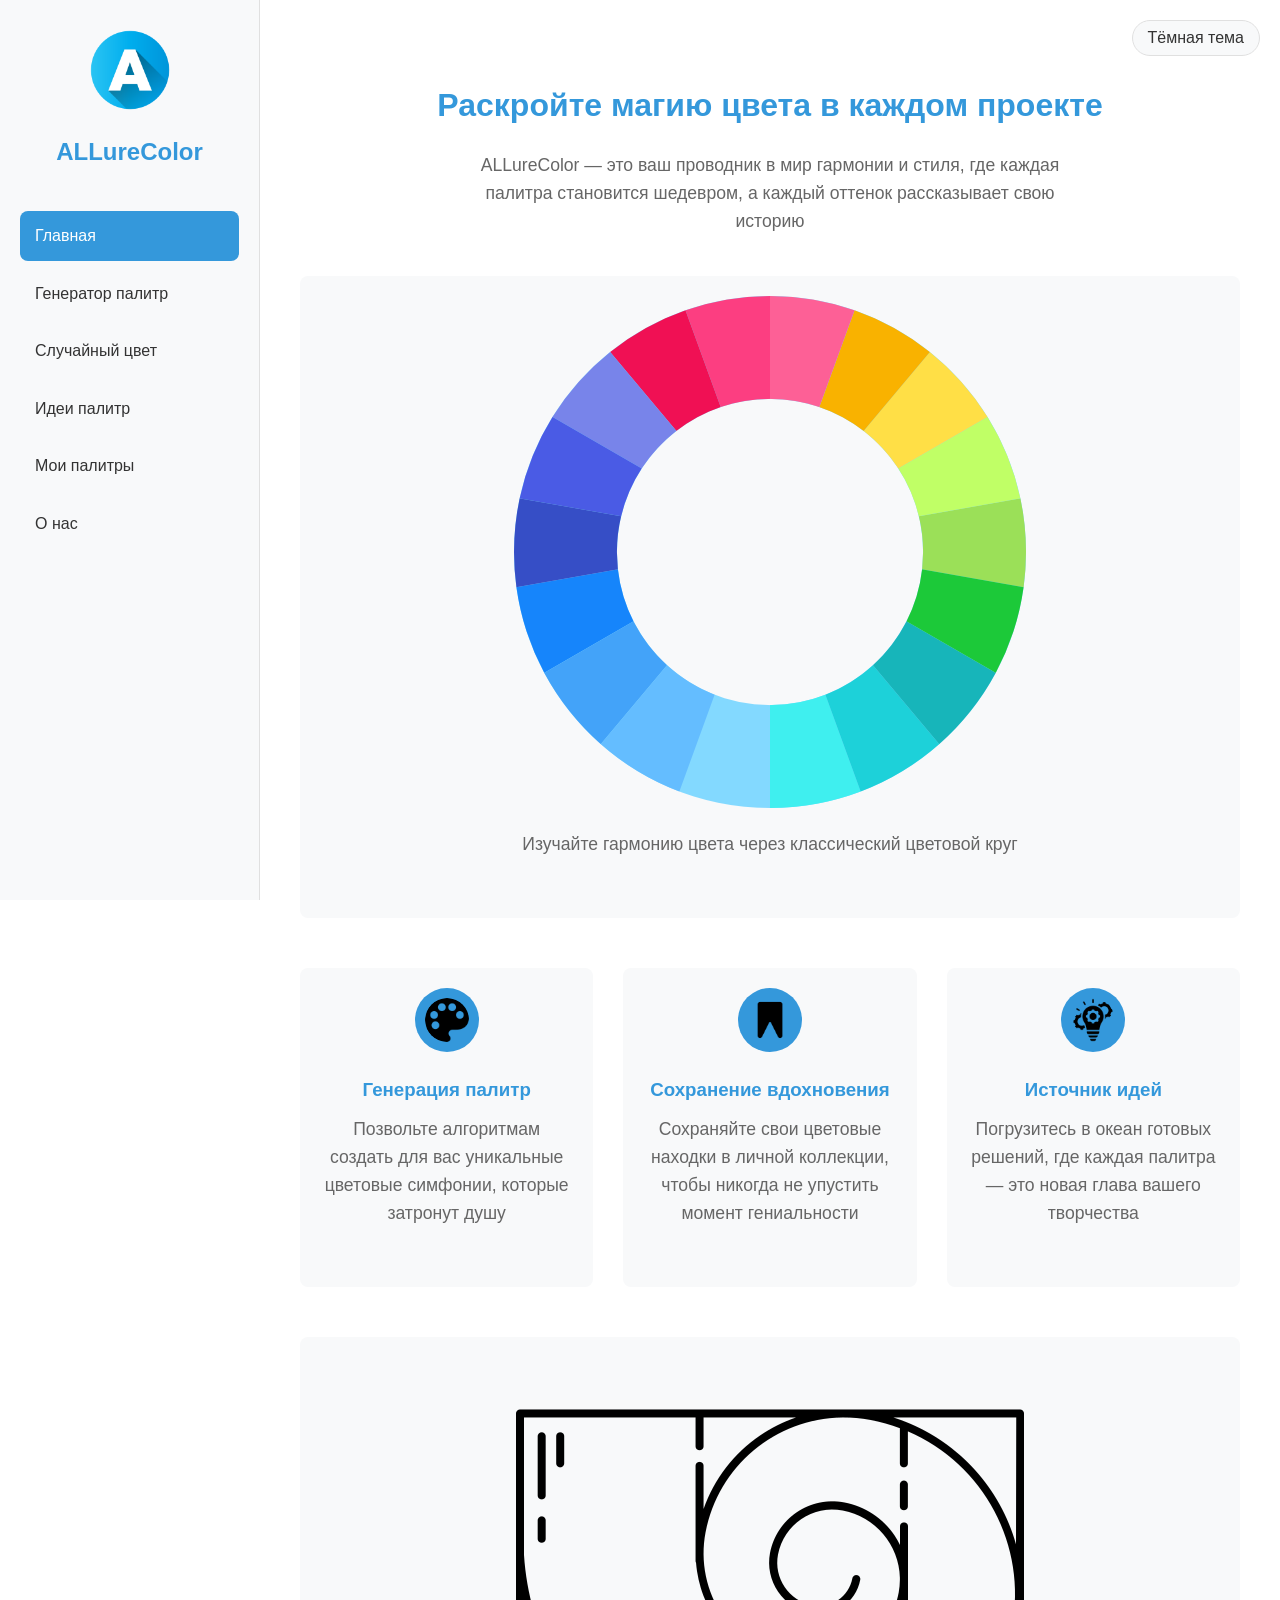
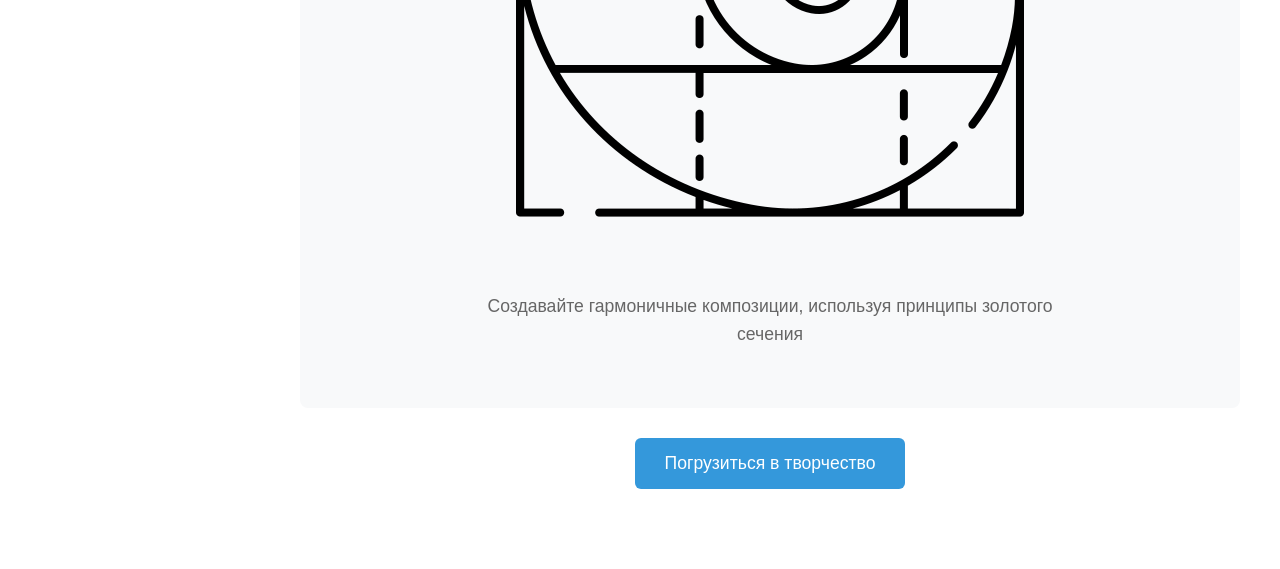
<file: index.html>
<!DOCTYPE html>
<html lang="ru">
<head>
    <meta charset="UTF-8">
    <meta name="viewport" content="width=device-width, initial-scale=1.0">
    <title>ALLureColor - Генератор цветовых палитр</title>
    <link rel="stylesheet" href="style.css">
    <link rel="icon" href="logoALL.png" type="image/png">
</head>
<body class="light-theme">
    <div class="theme-toggle">
        <button id="theme-switcher">Тёмная тема</button>
    </div>

    <div class="sidebar">
        <div class="logo-container">
            <img src="logoALL.png" alt="ALLureColor Logo" class="logo">
            <h1>ALLureColor</h1>
        </div>
        <nav>
            <ul>
                <li><a href="#" class="nav-link active" data-tab="home">Главная</a></li>
                <li><a href="#" class="nav-link" data-tab="generator">Генератор палитр</a></li>
                <li><a href="#" class="nav-link" data-tab="random">Случайный цвет</a></li>
                <li><a href="#" class="nav-link" data-tab="ideas">Идеи палитр</a></li>
                <li><a href="#" class="nav-link" data-tab="saved">Мои палитры</a></li>
                <li><a href="#" class="nav-link" data-tab="about">О нас</a></li>
            </ul>
        </nav>
    </div>

    <div class="main-content">
        <!-- Главная -->
        <section id="home" class="tab-content active">
            <div class="hero">
                <h2>Раскройте магию цвета в каждом проекте</h2>
                <p>ALLureColor — это ваш проводник в мир гармонии и стиля, где каждая палитра становится шедевром, а каждый оттенок рассказывает свою историю</p>
                
                <div class="color-theory-visual">
                    <img src="free-icon-color-wheel-1372997.png" alt="Цветовой круг" class="theory-image">
                    <p>Изучайте гармонию цвета через классический цветовой круг</p>
                </div>
                
                <div class="hero-features">
                    <div class="feature">
                        <div class="feature-icon">
                            <img src="free-icon-paint-palette-686155.png" alt="Палитра">
                        </div>
                        <h3>Генерация палитр</h3>
                        <p>Позвольте алгоритмам создать для вас уникальные цветовые симфонии, которые затронут душу</p>
                    </div>
                    <div class="feature">
                        <div class="feature-icon">
                            <img src="free-icon-save-button-6807756.png" alt="Сохранение">
                        </div>
                        <h3>Сохранение вдохновения</h3>
                        <p>Сохраняйте свои цветовые находки в личной коллекции, чтобы никогда не упустить момент гениальности</p>
                    </div>
                    <div class="feature">
                        <div class="feature-icon">
                            <img src="free-icon-inspired-8759469.png" alt="Идеи">
                        </div>
                        <h3>Источник идей</h3>
                        <p>Погрузитесь в океан готовых решений, где каждая палитра — это новая глава вашего творчества</p>
                    </div>
                </div>
                
                <div class="golden-ratio">
                    <img src="free-icon-golden-ratio-1958394.png" alt="Золотое сечение в дизайне">
                    <p>Создавайте гармоничные композиции, используя принципы золотого сечения</p>
                </div>
                
                <button class="cta-button" data-tab="generator">Погрузиться в творчество</button>
            </div>
        </section>

        <!-- Генератор палитр -->
        <section id="generator" class="tab-content">
            <h2>Мастерская цветовых решений</h2>
            <p>Откройте для себя безграничные возможности цветовых комбинаций. Наш генератор создаёт сбалансированные палитры, 
               где каждый цвет идеально дополняет другой, образуя визуальную гармонию.</p>
            
            <div class="color-harmony">
                <p>Используйте различные схемы гармонии: комплементарную, аналоговую, триадную и другие</p>
            </div>
            
            <div class="controls">
                <button id="generate-btn" class="generate-button">Создать новую палитру</button>
            </div>
            
            <div class="palette-container">
                <div class="color-box">
                    <div class="color-preview" id="color-1"></div>
                    <span class="color-code" id="code-1">#FFFFFF</span>
                </div>
                <div class="color-box">
                    <div class="color-preview" id="color-2"></div>
                    <span class="color-code" id="code-2">#FFFFFF</span>
                </div>
                <div class="color-box">
                    <div class="color-preview" id="color-3"></div>
                    <span class="color-code" id="code-3">#FFFFFF</span>
                </div>
            </div>

            <div class="action-buttons">
                <button id="save-palette" class="action-btn">Сохранить для будущих проектов</button>
            </div>

            <div class="palette-description">
                <p>Эта палитра готова стать основой вашего следующего творческого проекта. Каждый цвет играет свою особую роль 
                   в создании целостного визуального образа.</p>
            </div>
        </section>

        <!-- Случайный цвет -->
        <section id="random" class="tab-content">
            <h2>Магия случайного вдохновения</h2>
            <p>Позвольте судьбе руководить вашей палитрой! Каждое нажатие кнопки — это встреча с неизведанным оттенком, 
               который может стать тем самым акцентом, что преобразит весь ваш проект.</p>
            
            <div class="controls">
                <button id="generate-single" class="generate-button">Прикоснуться к хаосу творчества</button>
            </div>
            
            <div class="single-color-container">
                <div class="color-preview-large" id="single-color"></div>
                <span class="color-code-large" id="single-code">#FFFFFF</span>
                <h3>Этот цвет ждёт, чтобы рассказать свою историю в вашем дизайне</h3>
            </div>

            <div class="random-features">
                <h3>Почему случайность — это искусство?</h3>
                <ul>
                    <li>Каждый клик — это уникальное цветовое открытие</li>
                    <li>Выходите за рамки привычных цветовых решений</li>
                    <li>Мгновенное вдохновение для творческого блокирования</li>
                    <li>Обнаружьте оттенки, о существовании которых не подозревали</li>
                </ul>
            </div>
        </section>

        <!-- Идеи палитр -->
        <section id="ideas" class="tab-content">
            <h2>Сокровищница цветовых решений</h2>
            <p>Окунитесь в мир готовых гармоний, где каждая палитра — это результат вдохновения и тонкого цветового чутья. 
               Эти сочетания прошли проверку временем и готовы стать основой ваших будущих шедевров.</p>
            
            <div class="color-psychology">
                <img src="pcix_color.png" alt="Психология цвета">
                <p>Учитывайте психологическое воздействие цветов при создании дизайна</p>
            </div>
            
            <div class="ideas-grid" id="ideas-container">
                <!-- Палитры будут загружены через JavaScript -->
            </div>
        </section>

        <!-- Мои палитры -->
        <section id="saved" class="tab-content">
            <h2>Моя коллекция вдохновения</h2>
            <p>Это ваше личное пространство, где живут все цветовые находки и озарения. Здесь каждая сохранённая палитра — 
               как страница дневника творца, готовая рассказать свою историю в новом проекте.</p>
            
            <div class="design-principles">
                <img src="heart_icon.png" alt="Принципы дизайна">
                <p>Применяйте сохранённые палитры с учётом основных принципов дизайна</p>
            </div>
            
            <div class="saved-palettes" id="saved-palettes-container">
                <div class="empty-state">
                    <p>Ваша палитра ждёт своего художника</p>
                    <p>Это пространство готово наполниться цветами вашего воображения. Создайте первую палитру — 
                       и начнётся магия творчества!</p>
                </div>
            </div>
        </section>

        <!-- О нас -->
        <section id="about" class="tab-content">
            <img src="logoALL.png" alt="ALLureColor Logo" class="logo">
            <h2>ALLureColor — там, где рождается гармония цвета</h2>
            
            <div class="color-theory-basics">
                <img src="painting.png" alt="Основы теории цвета">
                <p>Изучайте основы теории цвета для создания профессиональных дизайнов</p>
            </div>
            
            <div class="about-content">
                <div class="about-text">
                    <h3>Наше предназначение</h3>
                    <p>ALLureColor — это не просто инструмент, а проводник в мир цветовой гармонии. Мы верим, что каждый оттенок 
                       имеет свою душу, а правильное сочетание цветов может говорить с сердцем зрителя без единого слова.</p>
                    
                    <h3>Для тех, кто творит красоту</h3>
                    <p>Наш инструмент создан для художников цифровой эпохи — дизайнеров, мечтающих визуализировать эмоции, 
                       разработчиков, стремящихся оживить интерфейсы, и всех, кто видит мир через призму эстетики и гармонии.</p>
                    
                    <h3>Путешествие в мир цвета</h3>
                    <ul>
                        <li>Дайте волю воображению — создавайте палитры, которые станут голосом вашего бренда</li>
                        <li>Сохраняйте моменты озарения — ваши цветовые находки ждут своего звёздного часа</li>
                        <li>Откройте сокровищницу вдохновения — изучайте палитры, рождённые в творческих порывах</li>
                        <li>Превращайте хаос красок в упорядоченную гармонию — находите идеальные сочетания</li>
                    </ul>

                    <div class="color-inspiration">
                        <img src="free-icon-golden-ratio-1958394.png" alt="Источники вдохновения">
                        <p>Находите вдохновение в окружающем мире — природе, искусстве и архитектуре</p>
                    </div>

                    <h3>"Цвет — это клавиша; глаз — молоточек; душа — многострунный рояль."</h3>
                    <h3>Василий Кандинский</h3>
                </div>
            </div>
        </section>
    </div>

    <script src="scripts.js"></script>
</body>
</html>
</file>
<file: style.css>
:root {
    --primary-color: #3498db;
    --primary-dark: #2980b9;
    --secondary-color: #2c3e50;
    --background-color: #ffffff;
    --surface-color: #f8f9fa;
    --text-color: #333333;
    --text-light: #666666;
    --border-color: #e0e0e0;
}

.dark-theme {
    --primary-color: #4da8da;
    --primary-dark: #357abd;
    --secondary-color: #ecf0f1;
    --background-color: #1a1a1a;
    --surface-color: #2d2d2d;
    --text-color: #ffffff;
    --text-light: #b0b0b0;
    --border-color: #404040;
}

* {
    margin: 0;
    padding: 0;
    box-sizing: border-box;
}

body {
    font-family: 'Segoe UI', Tahoma, Geneva, Verdana, sans-serif;
    background-color: var(--background-color);
    color: var(--text-color);
    display: flex;
    line-height: 1.6;
}

.theme-toggle {
    position: fixed;
    top: 20px;
    right: 20px;
    z-index: 1000;
}

#theme-switcher {
    background: var(--surface-color);
    color: var(--text-color);
    border: 1px solid var(--border-color);
    padding: 8px 15px;
    border-radius: 20px;
    cursor: pointer;
}

.sidebar {
    width: 260px;
    background: var(--surface-color);
    padding: 30px 20px;
    height: 100vh;
    position: fixed;
    border-right: 1px solid var(--border-color);
}

.logo-container {
    text-align: center;
    margin-bottom: 40px;
}

.logo {
    width: 80px;
    height: 80px;
    margin-bottom: 15px;
    border-radius: 50%;
}

.sidebar h1 {
    color: var(--primary-color);
    font-size: 24px;
}

nav ul {
    list-style: none;
}

.nav-link {
    display: block;
    padding: 12px 15px;
    color: var(--text-color);
    text-decoration: none;
    margin-bottom: 8px;
    border-radius: 8px;
}

.nav-link:hover {
    background: var(--primary-color);
    color: white;
}

.nav-link.active {
    background: var(--primary-color);
    color: white;
}

.main-content {
    flex: 1;
    padding: 40px;
    margin-left: 260px;
    min-height: 100vh;
}

.tab-content {
    display: none;
}

.tab-content.active {
    display: block;
}

.hero {
    text-align: center;
    padding: 40px 0;
}

.hero h2 {
    font-size: 2rem;
    margin-bottom: 20px;
    color: var(--primary-color);
}

.hero p {
    font-size: 1.1rem;
    color: var(--text-light);
    margin-bottom: 40px;
    max-width: 600px;
    margin-left: auto;
    margin-right: auto;
}

.hero-features {
    display: flex;
    justify-content: center;
    gap: 30px;
    margin: 50px 0;
    flex-wrap: wrap;
}

.feature {
    background: var(--surface-color);
    padding: 20px;
    border-radius: 8px;
    text-align: center;
    flex: 1;
    min-width: 200px;
    max-width: 300px;
}

.feature h3 {
    margin-bottom: 10px;
    color: var(--primary-color);
}

button {
    background: var(--primary-color);
    color: white;
    border: none;
    padding: 12px 24px;
    border-radius: 6px;
    cursor: pointer;
    font-size: 16px;
}

button:hover {
    background: var(--primary-dark);
}

.cta-button {
    background: var(--primary-color);
    padding: 15px 30px;
    font-size: 1.1rem;
}

h2 {
    color: var(--primary-color);
    margin-bottom: 15px;
}

.tab-content > p {
    color: var(--text-light);
    margin-bottom: 30px;
}

.controls {
    text-align: center;
    margin: 30px 0;
}

.palette-container {
    display: flex;
    justify-content: center;
    gap: 20px;
    margin: 40px 0;
    flex-wrap: wrap;
}

.color-box {
    text-align: center;
}

.color-preview {
    width: 120px;
    height: 120px;
    border-radius: 8px;
    margin-bottom: 10px;
}

.color-code {
    font-family: 'Courier New', monospace;
    background: var(--surface-color);
    padding: 5px 10px;
    border-radius: 4px;
    display: inline-block;
}

.action-buttons {
    text-align: center;
    margin: 30px 0;
}

.single-color-container {
    text-align: center;
    margin: 40px 0;
}

.color-preview-large {
    width: 180px;
    height: 180px;
    border-radius: 10px;
    margin-bottom: 15px;
}

.color-code-large {
    font-family: 'Courier New', monospace;
    font-size: 1.2rem;
    background: var(--surface-color);
    padding: 8px 16px;
    border-radius: 6px;
}

.ideas-grid {
    display: flex;
    flex-direction: column;
    gap: 20px;
    margin-top: 30px;
}

.idea-palette, .saved-palette {
    background: var(--surface-color);
    padding: 20px;
    border-radius: 8px;
    margin-bottom: 20px;
}

.idea-palette h3 {
    margin-bottom: 15px;
    color: var(--primary-color);
}

.delete-btn {
    background: #e74c3c;
    padding: 8px 15px;
    font-size: 14px;
    margin-top: 10px;
}

.about-content {
    background: var(--surface-color);
    padding: 25px;
    border-radius: 8px;
}

.about-content h3 {
    color: var(--primary-color);
    margin: 15px 0 10px 0;
}

.about-content ul {
    margin-left: 20px;
}

.empty-state {
    text-align: center;
    padding: 40px;
    color: var(--text-light);
}

@media (max-width: 768px) {
    .sidebar {
        width: 100%;
        height: auto;
        position: relative;
    }
    
    .main-content {
        margin-left: 0;
        padding: 20px;
    }
    
    .hero-features {
        flex-direction: column;
        align-items: center;
    }
    
    .color-preview {
        width: 100px;
        height: 100px;
    }
}

/* Добавьте эти стили в конец файла style.css */

.color-theory-visual,
.golden-ratio,
.color-harmony,
.color-spectrum,
.color-psychology,
.design-principles,
.color-theory-basics,
.color-inspiration {
    text-align: center;
    margin: 30px 0;
    padding: 20px;
    background: var(--surface-color);
    border-radius: 8px;
}

.theory-image {
    max-width: 300px;
    height: auto;
    border-radius: 8px;
    margin-bottom: 15px;
}

.color-theory-visual img,
.golden-ratio img,
.color-harmony img,
.color-spectrum img,
.color-psychology img,
.design-principles img,
.color-theory-basics img,
.color-inspiration img {
    max-width: 100%;
    height: auto;
    border-radius: 8px;
    margin-bottom: 15px;
}

.feature-icon {
    margin-bottom: 15px;
}

.feature-icon img {
    width: 64px;
    height: 64px;
    border-radius: 50%;
    background: var(--primary-color);
    padding: 10px;
}

/* Адаптивность для изображений */
@media (max-width: 768px) {
    .color-theory-visual,
    .golden-ratio,
    .color-harmony,
    .color-spectrum,
    .color-psychology,
    .design-principles,
    .color-theory-basics,
    .color-inspiration {
        margin: 20px 0;
        padding: 15px;
    }
    
    .theory-image {
        max-width: 250px;
    }
    
    .feature-icon img {
        width: 48px;
        height: 48px;
    }

}

@media (max-width: 768px) { body { font-size: 14px; } .sidebar { width: 100%; position: relative; } .main-content { margin-left: 0; padding: 15px; } .palette-container { flex-direction: column; align-items: center; } }
</file>
